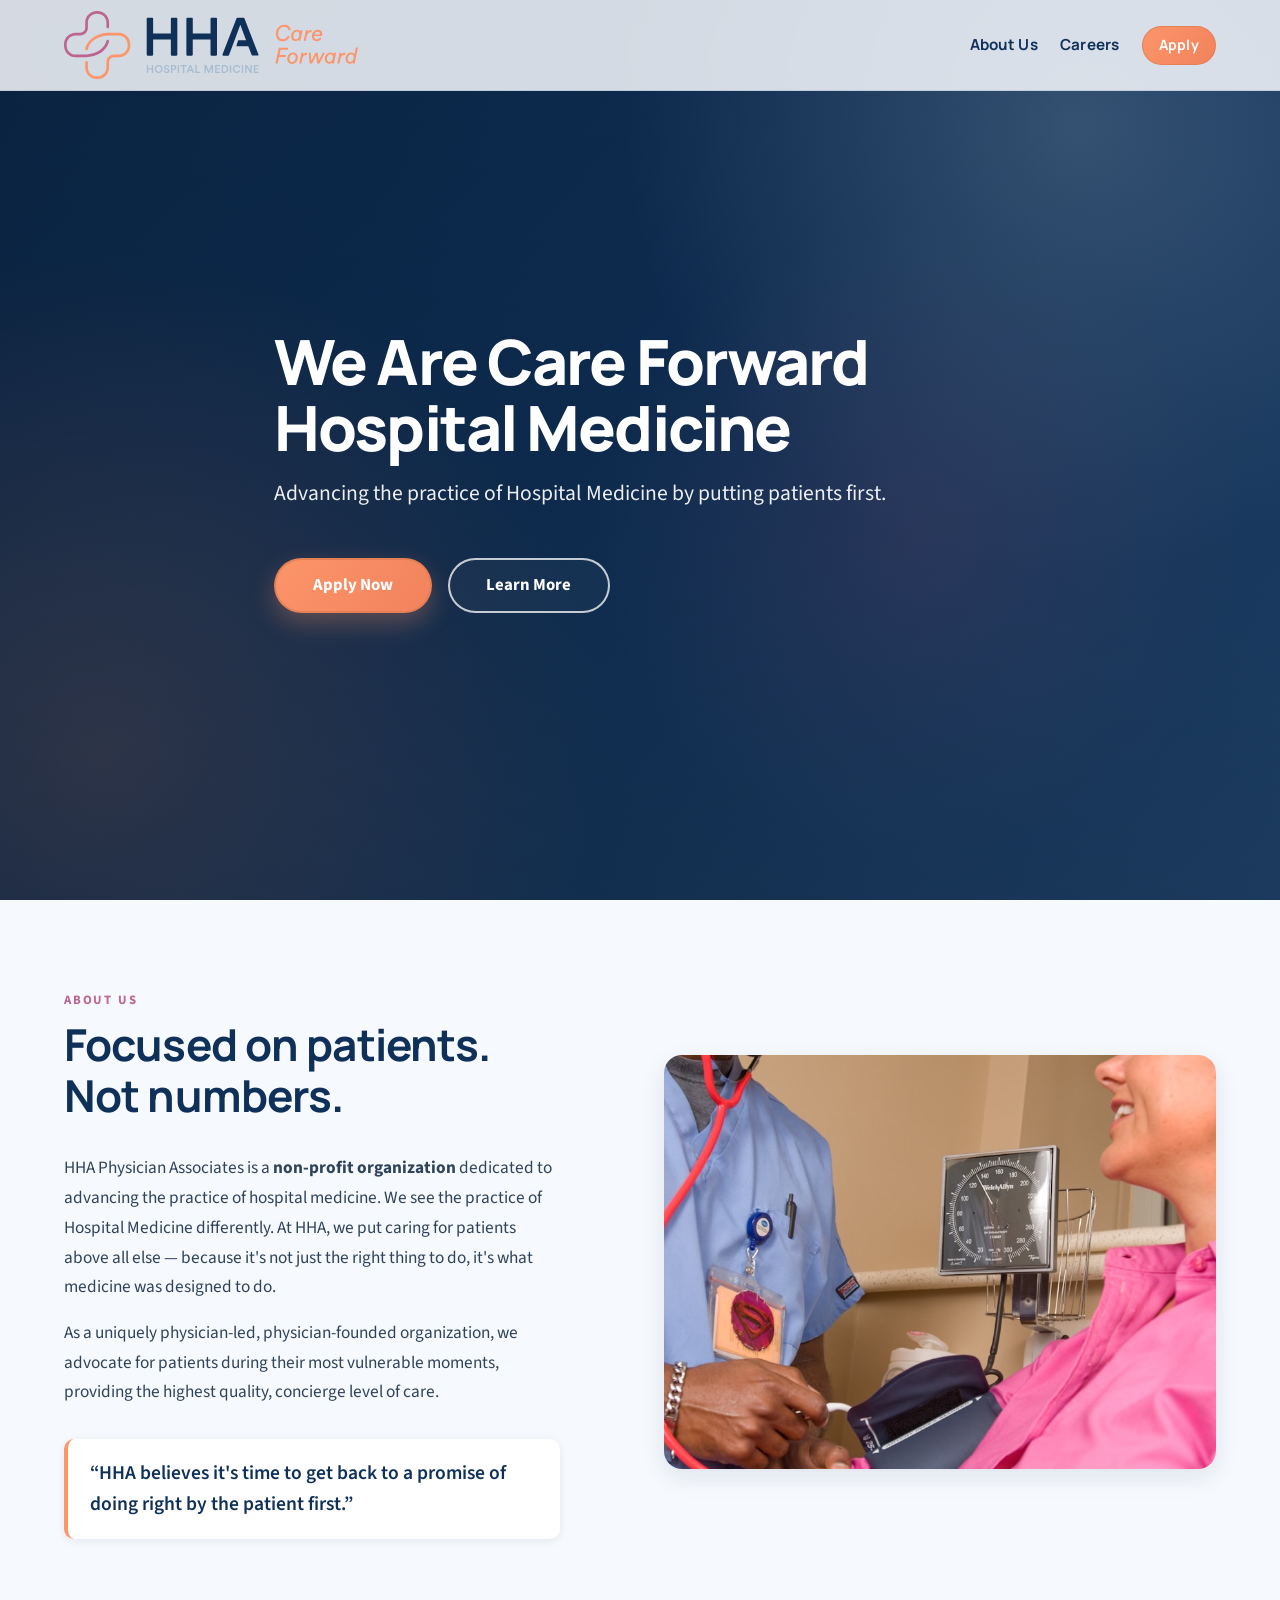
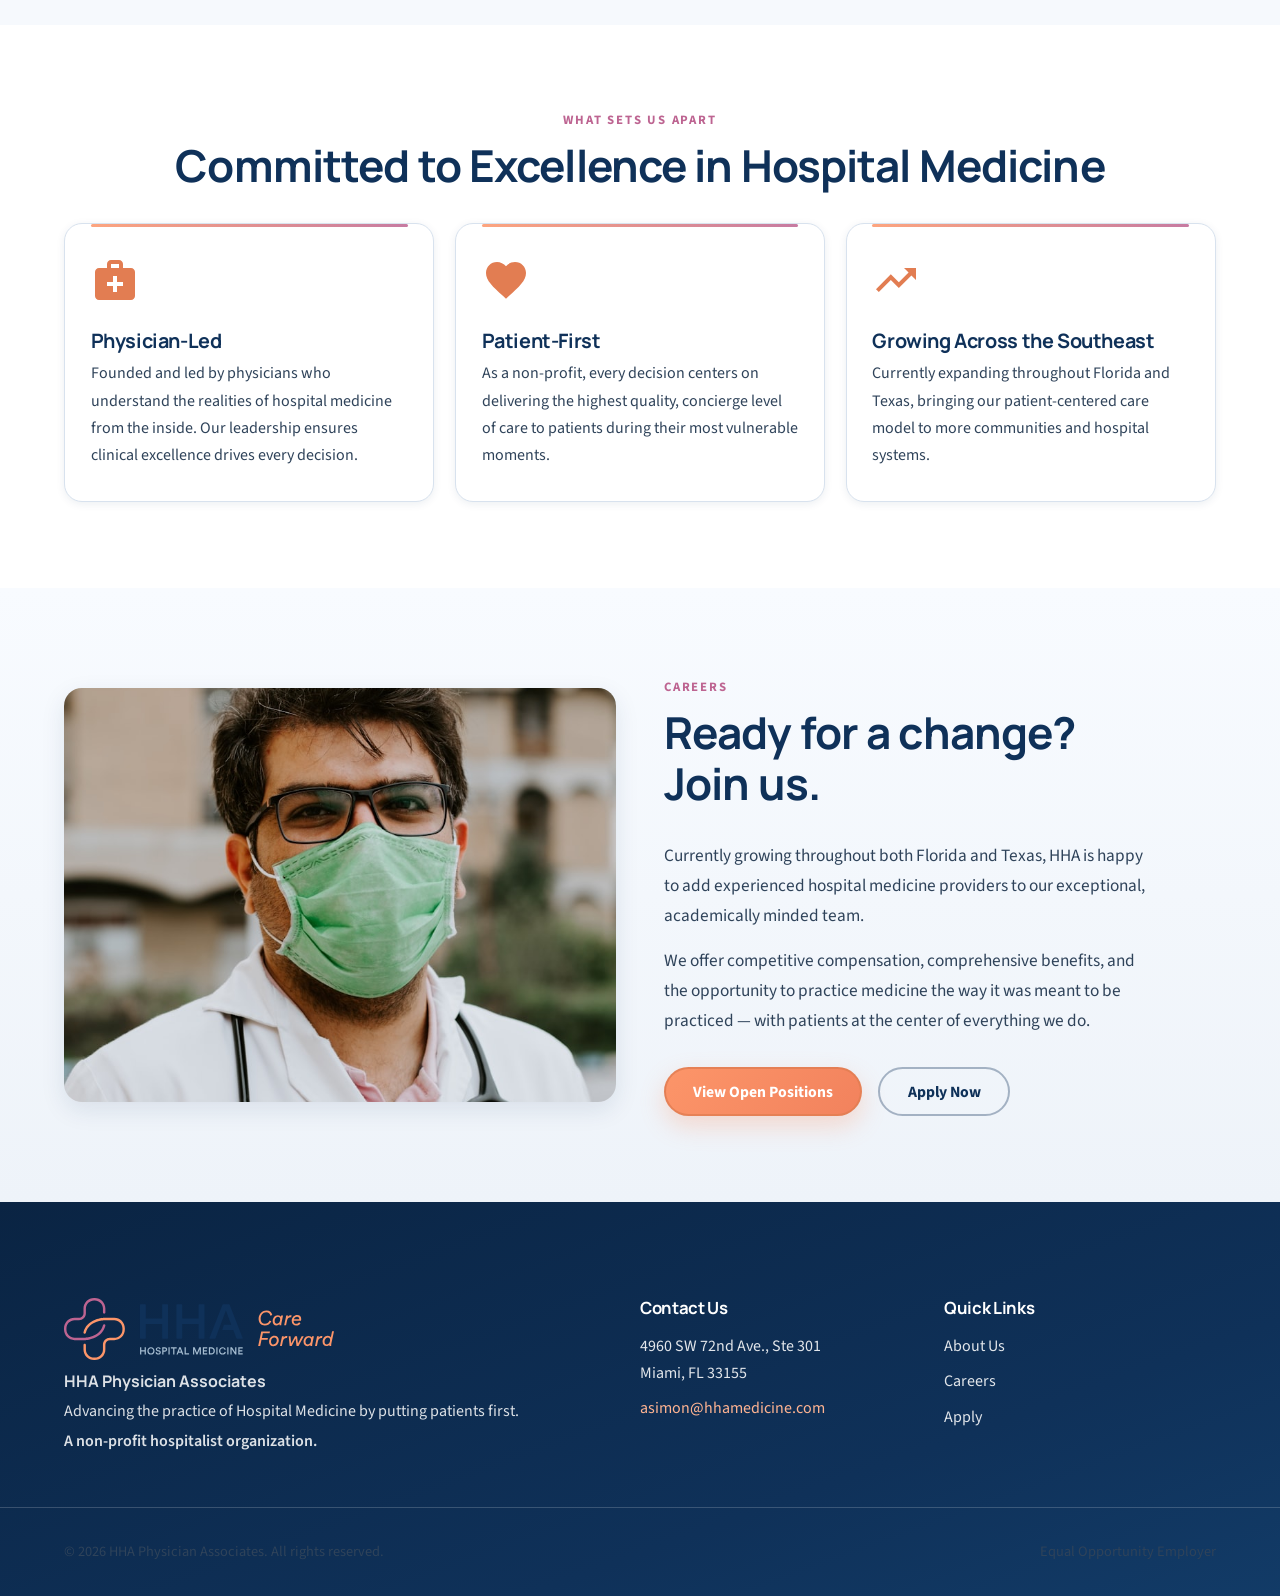
<file: index.html>
<!DOCTYPE html>
<html lang="en">
<head>
  <meta charset="UTF-8">
  <meta name="viewport" content="width=device-width, initial-scale=1.0">
  <meta name="description" content="HHA Physician Associates is a non-profit, physician-led hospitalist group advancing hospital medicine by putting patients first. Serving Florida and Texas.">
  <meta name="keywords" content="hospitalist, hospital medicine, physician, HHA, Care Forward, Florida, Texas, patient care, non-profit">

  <meta property="og:title" content="HHA Physician Associates | Care Forward Hospital Medicine">
  <meta property="og:description" content="Advancing the practice of Hospital Medicine by putting patients first.">
  <meta property="og:type" content="website">

  <link rel="preconnect" href="https://fonts.googleapis.com">
  <link rel="preconnect" href="https://fonts.gstatic.com" crossorigin>
  <link href="https://fonts.googleapis.com/css2?family=Manrope:wght@600;700;800&family=Source+Sans+3:wght@400;500;600;700&display=swap" rel="stylesheet">

  <link rel="stylesheet" href="css/variables.css">
  <link rel="stylesheet" href="css/styles.css">
  <link rel="stylesheet" href="css/responsive.css">

  <title>HHA Physician Associates | Care Forward Hospital Medicine</title>
</head>
<body>
  <a href="#main-content" class="skip-link">Skip to main content</a>

  <!-- Header -->
  <header class="site-header" id="site-header">
    <div class="container header-inner">
      <a href="index.html" class="logo" aria-label="HHA Physician Associates - Home">
        <img src="assets/images/HHA_LOGO.svg" class="logo-image" alt="HHA Physician Associates logo">
      </a>

      <button class="nav-toggle" id="nav-toggle" aria-expanded="false" aria-controls="nav-menu" aria-label="Toggle navigation menu">
        <span class="hamburger-line"></span>
        <span class="hamburger-line"></span>
        <span class="hamburger-line"></span>
      </button>

      <nav class="main-nav" id="nav-menu" aria-label="Main navigation">
        <ul class="nav-list">
          <li><a href="#about" class="nav-link">About Us</a></li>
          <li><a href="careers.html" class="nav-link">Careers</a></li>
          <li><a href="careers.html#apply" class="nav-link btn btn-accent">Apply</a></li>
        </ul>
      </nav>
    </div>
  </header>

  <main id="main-content">
    <!-- Hero Section -->
    <section class="hero" id="hero">
      <div class="hero-overlay"></div>
      <div class="container hero-content">
        <h1>We Are Care Forward Hospital Medicine</h1>
        <p class="hero-tagline">Advancing the practice of Hospital Medicine by putting patients first.</p>
        <div class="hero-actions">
          <a href="careers.html#apply" class="btn btn-accent btn-lg">Apply Now</a>
          <a href="#about" class="btn btn-outline-white btn-lg">Learn More</a>
        </div>
      </div>
    </section>

    <!-- About Section -->
    <section class="about" id="about">
      <div class="container two-column">
        <div class="text-content">
          <span class="section-label">About Us</span>
          <h2>Focused on patients. Not numbers.</h2>
          <p>HHA Physician Associates is a <strong>non-profit organization</strong> dedicated to advancing the practice of hospital medicine. We see the practice of Hospital Medicine differently. At HHA, we put caring for patients above all else &mdash; because it's not just the right thing to do, it's what medicine was designed to do.</p>
          <p>As a uniquely physician-led, physician-founded organization, we advocate for patients during their most vulnerable moments, providing the highest quality, concierge level of care.</p>
          <blockquote>
            <p>&ldquo;HHA believes it's time to get back to a promise of doing right by the patient first.&rdquo;</p>
          </blockquote>
        </div>
        <div class="image-content">
          <img src="assets/images/doctor-patient.jpg" alt="Physician consulting with a patient" class="section-image">
        </div>
      </div>
    </section>

    <!-- Values Section -->
    <section class="values" id="values">
      <div class="container">
        <span class="section-label section-label-center">What Sets Us Apart</span>
        <h2 class="section-title-center">Committed to Excellence in Hospital Medicine</h2>
        <div class="values-grid">
          <div class="value-card">
            <div class="value-icon">
              <svg width="48" height="48" viewBox="0 0 24 24" fill="none" xmlns="http://www.w3.org/2000/svg" aria-hidden="true">
                <path d="M20 6h-4V4c0-1.1-.9-2-2-2h-4c-1.1 0-2 .9-2 2v2H4c-1.1 0-2 .9-2 2v12c0 1.1.9 2 2 2h16c1.1 0 2-.9 2-2V8c0-1.1-.9-2-2-2zM10 4h4v2h-4V4zm6 11h-3v3h-2v-3H8v-2h3v-3h2v3h3v2z" fill="currentColor"/>
              </svg>
            </div>
            <h3>Physician-Led</h3>
            <p>Founded and led by physicians who understand the realities of hospital medicine from the inside. Our leadership ensures clinical excellence drives every decision.</p>
          </div>
          <div class="value-card">
            <div class="value-icon">
              <svg width="48" height="48" viewBox="0 0 24 24" fill="none" xmlns="http://www.w3.org/2000/svg" aria-hidden="true">
                <path d="M12 21.35l-1.45-1.32C5.4 15.36 2 12.28 2 8.5 2 5.42 4.42 3 7.5 3c1.74 0 3.41.81 4.5 2.09C13.09 3.81 14.76 3 16.5 3 19.58 3 22 5.42 22 8.5c0 3.78-3.4 6.86-8.55 11.54L12 21.35z" fill="currentColor"/>
              </svg>
            </div>
            <h3>Patient-First</h3>
            <p>As a non-profit, every decision centers on delivering the highest quality, concierge level of care to patients during their most vulnerable moments.</p>
          </div>
          <div class="value-card">
            <div class="value-icon">
              <svg width="48" height="48" viewBox="0 0 24 24" fill="none" xmlns="http://www.w3.org/2000/svg" aria-hidden="true">
                <path d="M16 6l2.29 2.29-4.88 4.88-4-4L2 16.59 3.41 18l6-6 4 4 6.3-6.29L22 12V6h-6z" fill="currentColor"/>
              </svg>
            </div>
            <h3>Growing Across the Southeast</h3>
            <p>Currently expanding throughout Florida and Texas, bringing our patient-centered care model to more communities and hospital systems.</p>
          </div>
        </div>
      </div>
    </section>

    <!-- Join Section -->
    <section class="join" id="join">
      <div class="container two-column reverse">
        <div class="text-content">
          <span class="section-label">Careers</span>
          <h2>Ready for a change? Join us.</h2>
          <p>Currently growing throughout both Florida and Texas, HHA is happy to add experienced hospital medicine providers to our exceptional, academically minded team.</p>
          <p>We offer competitive compensation, comprehensive benefits, and the opportunity to practice medicine the way it was meant to be practiced &mdash; with patients at the center of everything we do.</p>
          <div class="join-actions">
            <a href="careers.html" class="btn btn-accent">View Open Positions</a>
            <a href="careers.html#apply" class="btn btn-outline">Apply Now</a>
          </div>
        </div>
        <div class="image-content">
          <img src="assets/images/medical-team.jpg" alt="HHA medical team collaborating" class="section-image">
        </div>
      </div>
    </section>
  </main>

  <!-- Footer -->
  <footer class="site-footer">
    <div class="container footer-grid">
      <div class="footer-brand">
        <a href="index.html" class="footer-logo" aria-label="HHA Physician Associates - Home">
          <img src="assets/images/HHA_LOGO.svg" class="footer-logo-image" alt="HHA Physician Associates logo">
        </a>
        <p class="footer-brand-name">HHA Physician Associates</p>
        <p>Advancing the practice of Hospital Medicine by putting patients first.</p>
        <p class="footer-nonprofit">A non-profit hospitalist organization.</p>
      </div>
      <div class="footer-contact">
        <h4>Contact Us</h4>
        <address>
          4960 SW 72nd Ave., Ste 301<br>
          Miami, FL 33155
        </address>
        <a href="mailto:asimon@hhamedicine.com">asimon@hhamedicine.com</a>
      </div>
      <div class="footer-links">
        <h4>Quick Links</h4>
        <ul>
          <li><a href="#about">About Us</a></li>
          <li><a href="careers.html">Careers</a></li>
          <li><a href="careers.html#apply">Apply</a></li>
        </ul>
      </div>
    </div>
    <div class="footer-bottom">
      <div class="container footer-bottom-inner">
        <p>&copy; 2026 HHA Physician Associates. All rights reserved.</p>
        <p>Equal Opportunity Employer</p>
      </div>
    </div>
  </footer>

  <script src="js/main.js"></script>
</body>
</html>
</file>
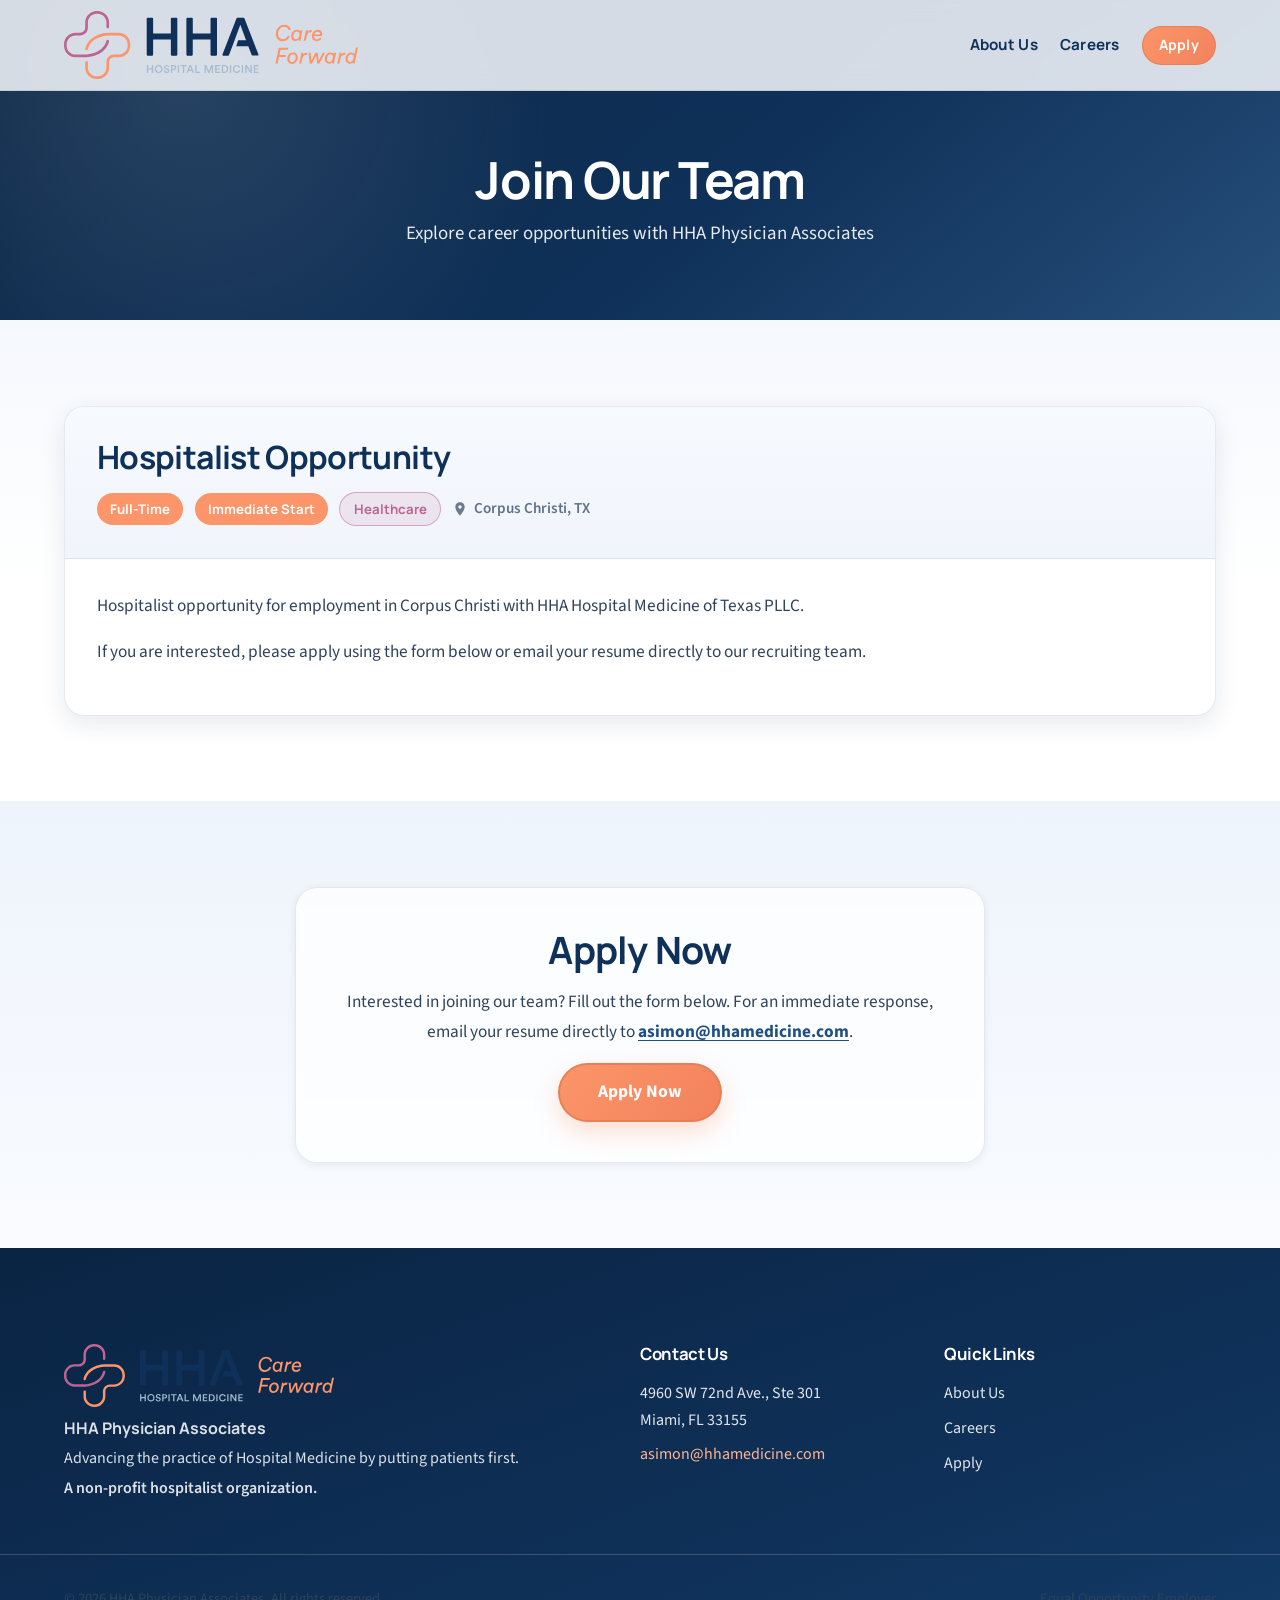
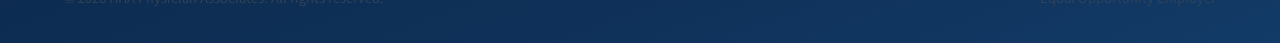
<file: careers.html>
<!DOCTYPE html>
<html lang="en">
<head>
  <meta charset="UTF-8">
  <meta name="viewport" content="width=device-width, initial-scale=1.0">
  <meta name="description" content="Join HHA Hospital Medicine of Texas PLLC — hospitalist opportunity for employment in Corpus Christi, TX.">

  <meta property="og:title" content="Careers | HHA Physician Associates">
  <meta property="og:description" content="Hospitalist opportunity for employment in Corpus Christi with HHA Hospital Medicine of Texas PLLC.">
  <meta property="og:type" content="website">

  <link rel="preconnect" href="https://fonts.googleapis.com">
  <link rel="preconnect" href="https://fonts.gstatic.com" crossorigin>
  <link href="https://fonts.googleapis.com/css2?family=Manrope:wght@600;700;800&family=Source+Sans+3:wght@400;500;600;700&display=swap" rel="stylesheet">

  <link rel="stylesheet" href="css/variables.css">
  <link rel="stylesheet" href="css/styles.css">
  <link rel="stylesheet" href="css/responsive.css">

  <title>Careers | HHA Physician Associates</title>
</head>
<body>
  <a href="#main-content" class="skip-link">Skip to main content</a>

  <!-- Header -->
  <header class="site-header scrolled" id="site-header">
    <div class="container header-inner">
      <a href="index.html" class="logo" aria-label="HHA Physician Associates - Home">
        <img src="assets/images/HHA_LOGO.svg" class="logo-image" alt="HHA Physician Associates logo">
      </a>

      <button class="nav-toggle" id="nav-toggle" aria-expanded="false" aria-controls="nav-menu" aria-label="Toggle navigation menu">
        <span class="hamburger-line"></span>
        <span class="hamburger-line"></span>
        <span class="hamburger-line"></span>
      </button>

      <nav class="main-nav" id="nav-menu" aria-label="Main navigation">
        <ul class="nav-list">
          <li><a href="index.html#about" class="nav-link">About Us</a></li>
          <li><a href="careers.html" class="nav-link">Careers</a></li>
          <li><a href="#apply" class="nav-link btn btn-accent">Apply</a></li>
        </ul>
      </nav>
    </div>
  </header>

  <main id="main-content">
    <!-- Page Hero -->
    <section class="page-hero">
      <div class="container">
        <h1>Join Our Team</h1>
        <p>Explore career opportunities with HHA Physician Associates</p>
      </div>
    </section>

    <!-- Job Posting -->
    <section class="job-posting">
      <div class="container">
        <article class="job-card">
          <div class="job-header">
            <h2>Hospitalist Opportunity</h2>
            <div class="job-meta">
              <span class="badge">Full-Time</span>
              <span class="badge">Immediate Start</span>
              <span class="badge badge-outline">Healthcare</span>
              <span class="job-location">
                <svg width="16" height="16" viewBox="0 0 24 24" fill="none" aria-hidden="true">
                  <path d="M12 2C8.13 2 5 5.13 5 9c0 5.25 7 13 7 13s7-7.75 7-13c0-3.87-3.13-7-7-7zm0 9.5c-1.38 0-2.5-1.12-2.5-2.5s1.12-2.5 2.5-2.5 2.5 1.12 2.5 2.5-1.12 2.5-2.5 2.5z" fill="#6B7B8D"/>
                </svg>
                Corpus Christi, TX
              </span>
            </div>
          </div>

          <div class="job-body">
            <p class="job-intro">
              Hospitalist opportunity for employment in Corpus Christi with HHA Hospital Medicine of Texas PLLC.
            </p>
            <p>
              If you are interested, please apply using the form below or email your resume directly to our recruiting team.
            </p>
          </div>
        </article>
      </div>
    </section>

    <!-- Apply Section -->
    <section class="apply-section" id="apply">
      <div class="container">
        <div class="apply-content">
          <h2>Apply Now</h2>
          <p>Interested in joining our team? Fill out the form below. For an immediate response, email your resume directly to <a href="mailto:asimon@hhamedicine.com" class="apply-email-link">asimon@hhamedicine.com</a>.</p>

          <div id="application-form-wrapper">
            <button type="button" id="show-form-btn" class="btn btn-accent btn-lg">Apply Now</button>

            <form id="application-form" class="application-form" style="display: none;" novalidate>
              <div class="form-group">
                <label for="applicant-name">Full Name <span class="required">*</span></label>
                <input type="text" id="applicant-name" name="name" required autocomplete="name">
              </div>
              <div class="form-group">
                <label for="applicant-email">Email <span class="required">*</span></label>
                <input type="email" id="applicant-email" name="email" required autocomplete="email">
              </div>
              <div class="form-group">
                <label for="applicant-phone">Phone</label>
                <input type="tel" id="applicant-phone" name="phone" autocomplete="tel">
              </div>
              <div class="form-group">
                <label for="applicant-resume">Resume</label>
                <input type="file" id="applicant-resume" name="resume" accept=".pdf,.doc,.docx">
                <span class="file-help">PDF, DOC, or DOCX</span>
              </div>
              <div class="form-group">
                <label for="applicant-cover-letter">Cover Letter</label>
                <input type="file" id="applicant-cover-letter" name="cover_letter" accept=".pdf,.doc,.docx">
                <span class="file-help">PDF, DOC, or DOCX</span>
              </div>
              <button type="submit" class="btn btn-accent btn-lg">Submit Application</button>
            </form>
          </div>

          <div id="thank-you-message" class="thank-you-message" style="display: none;">
            <svg width="48" height="48" viewBox="0 0 24 24" fill="none" aria-hidden="true">
              <path d="M12 2C6.48 2 2 6.48 2 12s4.48 10 10 10 10-4.48 10-10S17.52 2 12 2zm-2 15l-5-5 1.41-1.41L10 14.17l7.59-7.59L19 8l-9 9z" fill="currentColor"/>
            </svg>
            <h3>Successfully uploaded and submitted!</h3>
            <p>We have received your application and will be in touch soon.</p>
            <p>For an immediate response, please email <a href="mailto:asimon@hhamedicine.com" class="apply-email-link">asimon@hhamedicine.com</a>.</p>
          </div>
        </div>
      </div>
    </section>
  </main>

  <!-- Footer -->
  <footer class="site-footer">
    <div class="container footer-grid">
      <div class="footer-brand">
        <a href="index.html" class="footer-logo" aria-label="HHA Physician Associates - Home">
          <img src="assets/images/HHA_LOGO.svg" class="footer-logo-image" alt="HHA Physician Associates logo">
        </a>
        <p class="footer-brand-name">HHA Physician Associates</p>
        <p>Advancing the practice of Hospital Medicine by putting patients first.</p>
        <p class="footer-nonprofit">A non-profit hospitalist organization.</p>
      </div>
      <div class="footer-contact">
        <h4>Contact Us</h4>
        <address>
          4960 SW 72nd Ave., Ste 301<br>
          Miami, FL 33155
        </address>
        <a href="mailto:asimon@hhamedicine.com">asimon@hhamedicine.com</a>
      </div>
      <div class="footer-links">
        <h4>Quick Links</h4>
        <ul>
          <li><a href="index.html#about">About Us</a></li>
          <li><a href="careers.html">Careers</a></li>
          <li><a href="#apply">Apply</a></li>
        </ul>
      </div>
    </div>
    <div class="footer-bottom">
      <div class="container footer-bottom-inner">
        <p>&copy; 2026 HHA Physician Associates. All rights reserved.</p>
        <p>Equal Opportunity Employer</p>
      </div>
    </div>
  </footer>

  <script src="js/main.js"></script>
</body>
</html>
</file>
<file: css/variables.css>
:root {
  /* Primary - clinical navy */
  --color-primary: #0F3159;
  --color-primary-light: #1E4F82;
  --color-primary-dark: #0A2443;

  /* Brand accents from logo */
  --color-accent: #FC9569;
  --color-accent-light: #FFB492;
  --color-accent-dark: #E27D52;
  --color-highlight: #BD6491;
  --color-highlight-light: #D48BB1;

  /* Neutrals */
  --color-white: #FFFFFF;
  --color-off-white: #F6F9FD;
  --color-surface: #EEF3F9;
  --color-light-gray: #D8E2EE;
  --color-medium-gray: #5E7289;
  --color-dark-gray: #2F435A;
  --color-black: #102136;

  /* Semantic */
  --color-error: #D84C4C;

  /* Typography */
  --font-heading: 'Manrope', 'Segoe UI', system-ui, sans-serif;
  --font-body: 'Source Sans 3', 'Segoe UI', system-ui, sans-serif;

  /* Spacing */
  --space-xs: 0.25rem;
  --space-sm: 0.5rem;
  --space-md: 1rem;
  --space-lg: 2rem;
  --space-xl: 3rem;
  --space-2xl: 4rem;
  --space-3xl: 6rem;

  /* Container */
  --container-max: 1200px;
  --container-padding: 1.5rem;

  /* Border radius */
  --radius-sm: 6px;
  --radius-md: 10px;
  --radius-lg: 18px;

  /* Shadows */
  --shadow-sm: 0 2px 8px rgba(15, 49, 89, 0.08);
  --shadow-md: 0 8px 24px rgba(15, 49, 89, 0.1);
  --shadow-lg: 0 20px 48px rgba(15, 49, 89, 0.14);
}
</file>
<file: css/styles.css>
/* ============================================
   Reset
   ============================================ */
*,
*::before,
*::after {
  box-sizing: border-box;
  margin: 0;
  padding: 0;
}

html {
  scroll-behavior: smooth;
  scroll-padding-top: 92px;
}

body {
  font-family: var(--font-body);
  font-size: 1rem;
  line-height: 1.7;
  color: var(--color-black);
  background: linear-gradient(180deg, var(--color-off-white) 0%, var(--color-white) 26%, var(--color-white) 100%);
  -webkit-font-smoothing: antialiased;
  -moz-osx-font-smoothing: grayscale;
  text-rendering: optimizeLegibility;
  overflow-x: hidden;
}

img {
  max-width: 100%;
  height: auto;
  display: block;
}

a {
  color: inherit;
  text-decoration: none;
}

ul {
  list-style: none;
}

h1,
h2,
h3,
h4,
h5,
h6 {
  font-family: var(--font-heading);
  line-height: 1.16;
  color: var(--color-primary);
  letter-spacing: -0.02em;
}

p {
  color: var(--color-dark-gray);
}

::selection {
  background: rgba(189, 100, 145, 0.2);
}

:focus-visible {
  outline: 3px solid rgba(252, 149, 105, 0.8);
  outline-offset: 3px;
}

/* ============================================
   Utilities
   ============================================ */
.container {
  max-width: var(--container-max);
  margin-inline: auto;
  padding-inline: var(--container-padding);
}

.container.narrow {
  max-width: 700px;
}

.skip-link {
  position: absolute;
  top: -100%;
  left: 16px;
  background: var(--color-primary);
  color: var(--color-white);
  padding: 0.75rem 1.5rem;
  border-radius: var(--radius-md);
  z-index: 1000;
  font-weight: 700;
}

.skip-link:focus {
  top: 16px;
}

.section-label {
  display: inline-block;
  font-size: 0.8rem;
  font-weight: 700;
  text-transform: uppercase;
  letter-spacing: 0.14em;
  color: var(--color-highlight);
  margin-bottom: var(--space-sm);
}

.section-label-center {
  text-align: center;
  display: block;
}

.section-title-center {
  text-align: center;
  margin-bottom: var(--space-2xl);
}

/* ============================================
   Buttons
   ============================================ */
.btn {
  display: inline-flex;
  align-items: center;
  justify-content: center;
  gap: 0.5rem;
  padding: 0.76rem 1.7rem;
  border-radius: 999px;
  font-weight: 700;
  font-size: 0.98rem;
  font-family: var(--font-body);
  text-decoration: none;
  transition: transform 0.25s ease, box-shadow 0.25s ease, background-color 0.25s ease, border-color 0.25s ease, color 0.25s ease;
  cursor: pointer;
  border: 2px solid transparent;
  line-height: 1.3;
}

.btn:hover {
  transform: translateY(-1px);
}

.btn:active {
  transform: translateY(0);
}

.btn-lg {
  padding: 0.92rem 2.3rem;
  font-size: 1.05rem;
}

.btn-accent {
  background: linear-gradient(130deg, var(--color-accent) 0%, #f2825d 100%);
  color: var(--color-white);
  border-color: rgba(226, 125, 82, 0.8);
  box-shadow: 0 10px 24px rgba(252, 149, 105, 0.3);
}

.btn-accent:hover,
.btn-accent:focus-visible {
  background: linear-gradient(130deg, #ff9f78 0%, var(--color-accent) 100%);
  border-color: var(--color-accent-dark);
  box-shadow: 0 14px 28px rgba(252, 149, 105, 0.36);
}

.btn-outline {
  background: transparent;
  color: var(--color-primary);
  border-color: rgba(15, 49, 89, 0.34);
}

.btn-outline:hover,
.btn-outline:focus-visible {
  background: rgba(15, 49, 89, 0.08);
  border-color: rgba(15, 49, 89, 0.55);
}

.btn-outline-white {
  background: rgba(255, 255, 255, 0.03);
  color: var(--color-white);
  border-color: rgba(255, 255, 255, 0.75);
}

.btn-outline-white:hover,
.btn-outline-white:focus-visible {
  background: var(--color-white);
  color: var(--color-primary-dark);
  border-color: var(--color-white);
}

/* ============================================
   Header
   ============================================ */
.site-header {
  position: fixed;
  top: 0;
  left: 0;
  right: 0;
  z-index: 200;
  background: rgba(246, 249, 253, 0.86);
  border-bottom: 1px solid rgba(15, 49, 89, 0.1);
  backdrop-filter: blur(10px);
  -webkit-backdrop-filter: blur(10px);
  transition: background-color 0.3s ease, box-shadow 0.3s ease, border-color 0.3s ease;
}

.site-header.scrolled {
  background: rgba(255, 255, 255, 0.97);
  box-shadow: var(--shadow-sm);
  border-bottom-color: rgba(15, 49, 89, 0.14);
}

.header-inner {
  display: flex;
  align-items: center;
  justify-content: space-between;
  gap: 0.75rem;
  min-height: 78px;
  padding-block: 0.65rem;
}

.logo {
  display: inline-flex;
  align-items: center;
  flex-shrink: 1;
  min-width: 0;
  z-index: 205;
}

.logo-image {
  width: clamp(138px, 44vw, 305px);
  height: auto;
}

.nav-toggle {
  display: inline-flex;
  flex-direction: column;
  justify-content: center;
  align-items: center;
  gap: 5px;
  background: rgba(15, 49, 89, 0.08);
  border: 1px solid rgba(15, 49, 89, 0.18);
  border-radius: 10px;
  cursor: pointer;
  padding: 9px 8px;
  z-index: 205;
  transition: background-color 0.25s ease, border-color 0.25s ease;
}

.nav-toggle:hover,
.nav-toggle:focus-visible {
  background: rgba(15, 49, 89, 0.13);
  border-color: rgba(15, 49, 89, 0.28);
}

.hamburger-line {
  width: 23px;
  height: 2px;
  background: var(--color-primary);
  border-radius: 1px;
  transition: transform 0.3s ease, opacity 0.3s ease, background-color 0.3s ease;
}

.nav-open .hamburger-line:nth-child(1) {
  transform: rotate(45deg) translate(5px, 5px);
}

.nav-open .hamburger-line:nth-child(2) {
  opacity: 0;
}

.nav-open .hamburger-line:nth-child(3) {
  transform: rotate(-45deg) translate(5px, -5px);
}

.main-nav {
  display: none;
}

.nav-list {
  display: flex;
  flex-direction: column;
  align-items: center;
  gap: var(--space-lg);
}

.nav-link {
  font-family: var(--font-heading);
  font-weight: 700;
  font-size: 1rem;
  color: var(--color-primary);
  letter-spacing: 0.01em;
  transition: color 0.2s ease;
}

.nav-link:not(.btn):hover,
.nav-link:not(.btn):focus-visible {
  color: var(--color-highlight);
}

.main-nav .btn {
  padding: 0.58rem 1.08rem;
  font-size: 0.9rem;
  border-width: 1.5px;
  box-shadow: none;
}

.main-nav .nav-link.btn.btn-accent {
  color: var(--color-white);
}

/* Mobile nav open state */
.nav-open .main-nav {
  display: flex;
  position: fixed;
  top: 0;
  left: 0;
  right: 0;
  bottom: 0;
  background: linear-gradient(160deg, #0a2443 0%, #0f3159 56%, #3f5c7e 100%);
  align-items: center;
  justify-content: center;
  z-index: 202;
}

.nav-open .nav-list {
  gap: var(--space-xl);
}

.nav-open .nav-link {
  font-size: clamp(1.25rem, 5vw, 1.65rem);
  color: var(--color-white);
}

.nav-open .nav-link.btn.btn-accent {
  color: var(--color-white);
  font-size: 1.06rem;
  padding: 0.9rem 1.7rem;
  box-shadow: 0 12px 30px rgba(252, 149, 105, 0.35);
}

.nav-open .hamburger-line {
  background: var(--color-white);
}

.nav-open .nav-toggle {
  background: rgba(255, 255, 255, 0.14);
  border-color: rgba(255, 255, 255, 0.4);
}

/* ============================================
   Hero
   ============================================ */
.hero {
  position: relative;
  min-height: 100vh;
  display: flex;
  align-items: center;
  background: radial-gradient(circle at 84% 14%, rgba(166, 189, 209, 0.28) 0%, rgba(166, 189, 209, 0) 34%),
    linear-gradient(140deg, #0a2443 0%, #0f3159 48%, #26517e 100%);
  overflow: hidden;
}

.hero::before {
  content: "";
  position: absolute;
  inset: 0;
  background:
    radial-gradient(circle at 8% 84%, rgba(252, 149, 105, 0.2) 0%, rgba(252, 149, 105, 0) 36%),
    radial-gradient(circle at 72% 60%, rgba(189, 100, 145, 0.16) 0%, rgba(189, 100, 145, 0) 30%);
}

.hero-overlay {
  position: absolute;
  inset: 0;
  background: linear-gradient(180deg, rgba(6, 16, 31, 0.08) 0%, rgba(6, 16, 31, 0.35) 100%);
}

.hero-content {
  position: relative;
  z-index: 1;
  max-width: 780px;
  padding-block: 8.6rem 5.8rem;
}

.hero h1 {
  font-size: clamp(2.12rem, 5.2vw, 3.9rem);
  font-weight: 800;
  color: var(--color-white);
  margin-bottom: var(--space-md);
  line-height: 1.06;
  letter-spacing: -0.03em;
}

.hero-tagline {
  max-width: 62ch;
  font-size: clamp(1.1rem, 2.6vw, 1.35rem);
  color: rgba(255, 255, 255, 0.92);
  margin-bottom: var(--space-xl);
  line-height: 1.55;
}

.hero-actions {
  display: flex;
  flex-wrap: wrap;
  gap: var(--space-md);
}

/* ============================================
   Section Layout
   ============================================ */
.about,
.values,
.join,
.job-posting,
.apply-section {
  padding: var(--space-3xl) 0;
}

.about {
  background: var(--color-off-white);
}

.values {
  background: var(--color-white);
}

.join {
  background: linear-gradient(180deg, #f8fbff 0%, var(--color-surface) 100%);
}

.two-column {
  display: grid;
  grid-template-columns: 1fr;
  gap: var(--space-2xl);
  align-items: center;
}

.text-content {
  max-width: 62ch;
}

.about h2,
.join h2,
.values h2 {
  font-size: clamp(1.85rem, 3.7vw, 2.75rem);
  margin-bottom: var(--space-lg);
}

.about p,
.join p,
.apply-content p,
.job-body p {
  margin-bottom: var(--space-md);
  font-size: 1.08rem;
  line-height: 1.72;
}

.about blockquote {
  margin-top: var(--space-lg);
  padding: 1.2rem 1.4rem;
  border-left: 4px solid var(--color-accent);
  background: var(--color-white);
  border-radius: var(--radius-md);
  box-shadow: var(--shadow-sm);
}

.about blockquote p {
  margin: 0;
  font-size: 1.22rem;
  line-height: 1.58;
  color: var(--color-primary);
  font-weight: 600;
}

.section-image {
  width: 100%;
  border-radius: var(--radius-lg);
  object-fit: cover;
  aspect-ratio: 4 / 3;
  min-height: 330px;
  max-height: 510px;
  box-shadow: var(--shadow-md);
}

/* ============================================
   Values
   ============================================ */
.values-grid {
  display: grid;
  grid-template-columns: 1fr;
  gap: 1.2rem;
}

.value-card {
  position: relative;
  background: var(--color-white);
  border: 1px solid var(--color-light-gray);
  border-radius: var(--radius-lg);
  padding: 2rem 1.6rem;
  box-shadow: var(--shadow-sm);
  transition: transform 0.28s ease, box-shadow 0.28s ease, border-color 0.28s ease;
}

.value-card::before {
  content: "";
  position: absolute;
  left: 1.6rem;
  right: 1.6rem;
  top: 0;
  height: 3px;
  border-radius: 3px;
  background: linear-gradient(90deg, rgba(252, 149, 105, 0.85) 0%, rgba(189, 100, 145, 0.85) 100%);
}

.value-card:hover {
  transform: translateY(-5px);
  border-color: rgba(15, 49, 89, 0.2);
  box-shadow: var(--shadow-md);
}

.value-icon {
  margin-bottom: var(--space-md);
  color: var(--color-accent-dark);
}

.value-card h3 {
  font-size: 1.24rem;
  margin-bottom: var(--space-sm);
}

.value-card p {
  margin-bottom: 0;
  font-size: 1rem;
  color: var(--color-dark-gray);
}

/* ============================================
   Join
   ============================================ */
.join-actions {
  display: flex;
  flex-wrap: wrap;
  gap: var(--space-md);
  margin-top: var(--space-lg);
}

/* ============================================
   Footer
   ============================================ */
.site-footer {
  background: linear-gradient(160deg, #0a2443 0%, #0f3159 68%, #123b67 100%);
  color: rgba(255, 255, 255, 0.88);
  padding-top: var(--space-3xl);
}

.footer-grid {
  display: grid;
  grid-template-columns: 1fr;
  gap: var(--space-xl);
  padding-bottom: var(--space-xl);
}

.footer-logo {
  display: inline-flex;
  align-items: center;
  margin-bottom: var(--space-sm);
}

.footer-logo-image {
  width: clamp(160px, 50vw, 270px);
  height: auto;
}

.footer-brand-name {
  font-family: var(--font-heading);
  font-weight: 700;
  font-size: 1.06rem;
  color: var(--color-white);
  margin-bottom: 0.2rem;
}

.footer-brand p {
  font-size: 1rem;
  line-height: 1.62;
  margin-bottom: var(--space-xs);
  color: rgba(255, 255, 255, 0.86);
}

.footer-nonprofit {
  color: var(--color-accent-light);
  font-weight: 600;
}

.footer-contact h4,
.footer-links h4 {
  color: var(--color-white);
  font-size: 1.05rem;
  margin-bottom: var(--space-md);
}

.footer-contact address {
  font-style: normal;
  margin-bottom: var(--space-sm);
  line-height: 1.68;
}

.footer-contact a {
  color: var(--color-accent-light);
  transition: color 0.25s ease;
}

.footer-contact a:hover,
.footer-contact a:focus-visible {
  color: var(--color-white);
}

.footer-links ul {
  display: flex;
  flex-direction: column;
  gap: var(--space-sm);
}

.footer-links a {
  color: rgba(255, 255, 255, 0.88);
  transition: color 0.25s ease;
  font-size: 1rem;
}

.footer-links a:hover,
.footer-links a:focus-visible {
  color: var(--color-accent-light);
}

.footer-bottom {
  border-top: 1px solid rgba(255, 255, 255, 0.18);
  padding: var(--space-lg) 0;
}

.footer-bottom-inner {
  display: flex;
  flex-direction: column;
  gap: var(--space-xs);
  font-size: 0.9rem;
  color: rgba(255, 255, 255, 0.76);
}

/* ============================================
   Careers Page
   ============================================ */
.page-hero {
  background: radial-gradient(circle at 14% 24%, rgba(166, 189, 209, 0.18) 0%, rgba(166, 189, 209, 0) 34%),
    linear-gradient(140deg, #0a2443 0%, #0f3159 58%, #264f7a 100%);
  text-align: center;
  padding: 9.4rem 0 4.4rem;
}

.page-hero h1 {
  font-size: clamp(2rem, 4.8vw, 3.2rem);
  color: var(--color-white);
  margin-bottom: var(--space-sm);
  letter-spacing: -0.025em;
}

.page-hero p {
  color: rgba(255, 255, 255, 0.9);
  font-size: 1.18rem;
}

.job-posting {
  background: linear-gradient(180deg, #f5f8fd 0%, #ffffff 55%);
}

.job-card {
  background: var(--color-white);
  border: 1px solid rgba(15, 49, 89, 0.1);
  border-radius: 20px;
  overflow: hidden;
  box-shadow: var(--shadow-md);
}

.job-header {
  background: linear-gradient(180deg, #f7faff 0%, #f0f5fb 100%);
  padding: 2rem;
  border-bottom: 1px solid rgba(15, 49, 89, 0.12);
}

.job-header h2 {
  font-size: 2rem;
  margin-bottom: var(--space-md);
}

.job-meta {
  display: flex;
  flex-wrap: wrap;
  gap: 0.72rem;
  align-items: center;
}

.badge {
  display: inline-block;
  background: var(--color-accent);
  color: var(--color-white);
  padding: 0.3rem 0.82rem;
  border-radius: 999px;
  font-size: 0.83rem;
  font-family: var(--font-heading);
  font-weight: 700;
}

.badge-outline {
  background: rgba(189, 100, 145, 0.12);
  border: 1px solid rgba(189, 100, 145, 0.5);
  color: var(--color-highlight);
}

.job-location {
  display: inline-flex;
  align-items: center;
  gap: 0.35rem;
  color: var(--color-medium-gray);
  font-weight: 600;
  font-size: 0.95rem;
}

.job-body {
  padding: 2rem;
}

.job-body h3 {
  font-size: 1.33rem;
  margin-bottom: var(--space-md);
  margin-top: var(--space-xl);
  color: var(--color-primary);
}

.job-body h3:first-child {
  margin-top: 0;
}

.job-intro {
  color: var(--color-dark-gray);
}

.job-body ul {
  list-style: none;
  padding: 0;
}

.job-body li {
  position: relative;
  padding-left: 1.45rem;
  margin-bottom: 0.62rem;
  color: var(--color-dark-gray);
  line-height: 1.62;
}

.job-body li::before {
  content: "";
  position: absolute;
  left: 0;
  top: 0.62em;
  width: 7px;
  height: 7px;
  border-radius: 50%;
  background: linear-gradient(130deg, var(--color-accent) 0%, var(--color-highlight) 100%);
}

.benefits-grid {
  display: grid;
  grid-template-columns: 1fr;
  gap: 0.82rem;
  margin-top: var(--space-md);
}

.benefit-item {
  display: flex;
  align-items: center;
  gap: 0.6rem;
  padding: 0.95rem 1rem;
  background: linear-gradient(160deg, #f8fbff 0%, #f2f7fd 100%);
  border-radius: var(--radius-md);
  border: 1px solid rgba(15, 49, 89, 0.1);
  font-weight: 600;
  font-size: 0.96rem;
  color: var(--color-primary);
}

.benefit-item::before {
  content: "";
  display: inline-block;
  width: 8px;
  height: 8px;
  border-radius: 50%;
  background: var(--color-accent);
  flex-shrink: 0;
}

.apply-section {
  background: linear-gradient(180deg, #eef4fc 0%, #f9fbff 100%);
}

.apply-content {
  text-align: center;
  max-width: 690px;
  margin: 0 auto;
  padding: 2.2rem 1.8rem;
  background: rgba(255, 255, 255, 0.72);
  border: 1px solid rgba(15, 49, 89, 0.1);
  border-radius: 22px;
  box-shadow: var(--shadow-sm);
  backdrop-filter: blur(3px);
}

.apply-content h2 {
  font-size: clamp(1.82rem, 3.1vw, 2.35rem);
  margin-bottom: var(--space-md);
}

.apply-content .btn {
  font-size: 1.1rem;
  padding: 1rem 2.4rem;
}

.apply-email {
  margin-top: var(--space-md);
  font-size: 0.95rem;
  color: var(--color-medium-gray);
  font-weight: 600;
}

.apply-email-link {
  color: var(--color-primary-light);
  font-weight: 700;
  text-decoration: underline;
  text-underline-offset: 3px;
}

.apply-email-link:hover,
.apply-email-link:focus-visible {
  color: var(--color-accent-dark);
}

/* Application Form */
.application-form {
  text-align: left;
  margin-top: var(--space-lg);
}

.form-group {
  margin-bottom: var(--space-md);
}

.form-group label {
  display: block;
  font-family: var(--font-heading);
  font-weight: 700;
  font-size: 0.92rem;
  color: var(--color-primary);
  margin-bottom: 0.35rem;
}

.form-group .required {
  color: var(--color-error);
}

.form-group input,
.form-group textarea {
  width: 100%;
  padding: 0.72rem 1rem;
  font-family: var(--font-body);
  font-size: 1rem;
  color: var(--color-dark-gray);
  background: var(--color-white);
  border: 1.5px solid var(--color-light-gray);
  border-radius: var(--radius-md);
  transition: border-color 0.2s ease, box-shadow 0.2s ease;
}

.form-group input:focus,
.form-group textarea:focus {
  outline: none;
  border-color: var(--color-primary-light);
  box-shadow: 0 0 0 3px rgba(30, 79, 130, 0.12);
}

.form-group input.invalid,
.form-group textarea.invalid {
  border-color: var(--color-error);
}

.form-group textarea {
  resize: vertical;
  min-height: 100px;
}

.form-group input[type="file"] {
  padding: 0.6rem 0.85rem;
  cursor: pointer;
}

.file-help {
  display: block;
  font-size: 0.82rem;
  color: var(--color-medium-gray);
  margin-top: 0.3rem;
}

/* Thank You Message */
.thank-you-message {
  padding: var(--space-xl) var(--space-md);
  text-align: center;
  animation: fadeInUp 0.5s ease;
}

.thank-you-message svg {
  color: #2e9e5a;
  margin-bottom: var(--space-md);
}

.thank-you-message h3 {
  font-size: 1.6rem;
  color: var(--color-primary);
  margin-bottom: var(--space-sm);
}

.thank-you-message p {
  font-size: 1.06rem;
  margin-bottom: var(--space-sm);
}

@keyframes fadeInUp {
  from {
    opacity: 0;
    transform: translateY(16px);
  }
  to {
    opacity: 1;
    transform: translateY(0);
  }
}

/* ============================================
   Subtle Motion
   ============================================ */
.value-card,
.section-image,
.job-card,
.btn,
.nav-link,
.footer-links a {
  transition-duration: 0.26s;
  transition-timing-function: ease;
}

@media (prefers-reduced-motion: reduce) {
  *,
  *::before,
  *::after {
    animation-duration: 0.01ms !important;
    transition-duration: 0.01ms !important;
    scroll-behavior: auto !important;
  }

  .btn:hover,
  .value-card:hover {
    transform: none;
  }
}
</file>
<file: css/responsive.css>
/* ============================================
   Responsive Styles
   ============================================ */

/* ---- Compact phones ---- */
@media (max-width: 480px) {
  .container {
    padding-inline: 1rem;
  }

  .header-inner {
    min-height: 74px;
    padding-block: 0.55rem;
    gap: 0.5rem;
  }

  .logo-image {
    width: clamp(126px, 43vw, 150px);
  }

  .hero-content {
    padding-block: 8rem 5rem;
  }

  .hero-actions {
    flex-direction: column;
    align-items: stretch;
  }

  .hero-actions .btn {
    width: 100%;
  }

  .job-header,
  .job-body,
  .apply-content {
    padding-inline: 1.2rem;
  }

  .footer-logo-image {
    width: clamp(150px, 58vw, 210px);
  }
}

/* ---- Tablet and up ---- */
@media (min-width: 768px) {
  .nav-toggle {
    display: none;
  }

  .main-nav {
    display: flex;
  }

  .nav-list {
    flex-direction: row;
    gap: 1.1rem;
    align-items: center;
  }

  .nav-link {
    font-size: 0.95rem;
  }

  .main-nav .btn {
    padding: 0.54rem 0.95rem;
    font-size: 0.88rem;
  }

  .header-inner {
    min-height: 84px;
    gap: 1rem;
    padding-block: 0.7rem;
  }

  .logo-image {
    width: clamp(180px, 25vw, 280px);
  }

  .two-column {
    grid-template-columns: 1fr 1fr;
    gap: var(--space-xl);
  }

  .two-column.reverse .text-content {
    order: 2;
  }

  .two-column.reverse .image-content {
    order: 1;
  }

  .values-grid {
    grid-template-columns: repeat(2, 1fr);
  }

  .footer-grid {
    grid-template-columns: 2fr 1fr 1fr;
    gap: var(--space-lg);
  }

  .footer-bottom-inner {
    flex-direction: row;
    justify-content: space-between;
  }

  .benefits-grid {
    grid-template-columns: repeat(2, 1fr);
  }
}

/* ---- Desktop ---- */
@media (min-width: 1024px) {
  .logo-image {
    width: clamp(210px, 23vw, 320px);
  }

  .nav-list {
    gap: 1.4rem;
  }

  .main-nav .btn {
    padding: 0.58rem 1.02rem;
  }

  .hero-content {
    padding-block: 10rem 7.4rem;
  }

  .about,
  .values,
  .join,
  .job-posting,
  .apply-section {
    padding: 5.35rem 0;
  }

  .values-grid {
    grid-template-columns: repeat(3, 1fr);
    gap: 1.3rem;
  }

  .benefits-grid {
    grid-template-columns: repeat(4, 1fr);
  }

  .apply-content {
    padding: 2.5rem 2.4rem;
  }
}

/* ---- Large desktop ---- */
@media (min-width: 1440px) {
  .container {
    padding-inline: 2rem;
  }

  .hero-content {
    max-width: 860px;
  }
}
</file>
